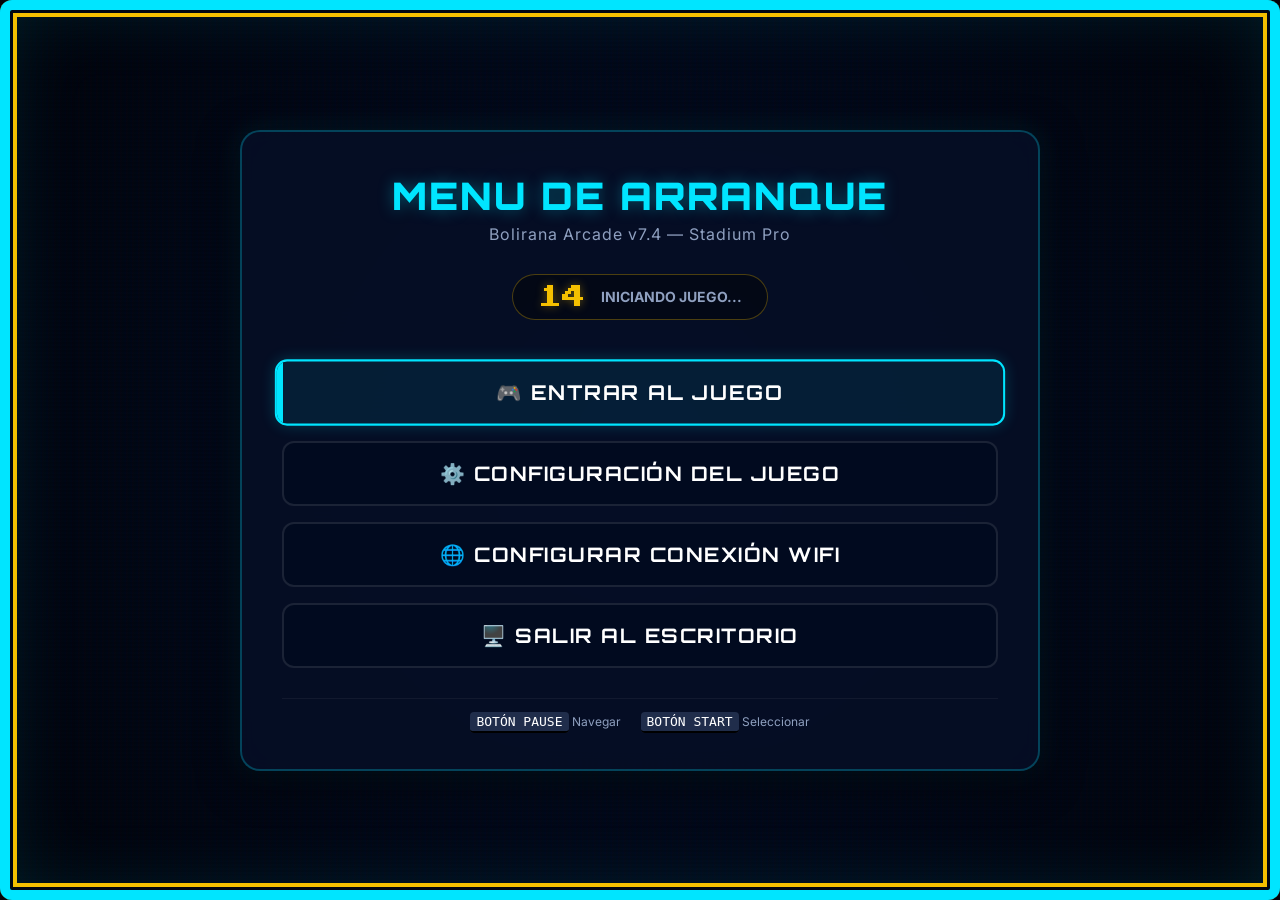
<file: backend/static/boot-menu/index.html>
<!DOCTYPE html>
<html lang="es">
<head>
  <meta charset="UTF-8">
  <meta name="viewport" content="width=device-width, initial-scale=1.0">
  <title>Menú de Arranque - Bolirana Arcade</title>
  <link rel="preconnect" href="https://fonts.googleapis.com" crossorigin>
  <link rel="preconnect" href="https://fonts.gstatic.com" crossorigin>
  <link rel="stylesheet" href="https://fonts.googleapis.com/css2?family=Orbitron:wght@400;700;900&family=Press+Start+2P&family=Inter:wght@400;600;800&display=swap">
  <style>
    :root {
      --bg: #020712;
      --bg-card: rgba(6, 15, 38, 0.85);
      --cyan: #00e5ff;
      --cyan-glow: rgba(0, 229, 255, 0.35);
      --gold: #f5c000;
      --gold-glow: rgba(245, 192, 0, 0.4);
      --text: #ffffff;
      --text-muted: #8fa0c0;
      --red: #ff2244;
      --green: #00ff88;
    }

    * {
      box-sizing: border-box;
      margin: 0;
      padding: 0;
      user-select: none;
    }

    body {
      font-family: 'Inter', sans-serif;
      background-color: var(--bg);
      color: var(--text);
      width: 100vw;
      height: 100vh;
      overflow: hidden;
      display: flex;
      align-items: center;
      justify-content: center;
      position: relative;
    }

    /* Double Neon Border */
    body::before {
      content: '';
      position: absolute;
      inset: 0;
      z-index: 999;
      pointer-events: none;
      box-shadow: 
        inset 0 0 0 10px var(--cyan),
        inset 0 0 0 13px var(--bg),
        inset 0 0 0 17px var(--gold),
        inset 0 0 80px rgba(0, 229, 255, 0.15);
      border-radius: 12px;
    }

    /* Background pattern */
    .bg-pattern {
      position: absolute;
      inset: 0;
      background: radial-gradient(circle at 50% 50%, rgba(1, 15, 45, 0.8) 0%, rgba(0, 3, 10, 0.95) 100%);
      z-index: -1;
    }
    .bg-pattern::after {
      content: '';
      position: absolute;
      inset: 0;
      background-image: linear-gradient(rgba(18, 18, 18, 0) 50%, rgba(0, 0, 0, 0.25) 50%), linear-gradient(90deg, rgba(255, 0, 0, 0.06), rgba(0, 255, 0, 0.02), rgba(0, 0, 255, 0.06));
      background-size: 100% 4px, 6px 100%;
      opacity: 0.4;
    }

    .container {
      width: 90%;
      max-width: 800px;
      background: var(--bg-card);
      border: 2px solid rgba(0, 229, 255, 0.25);
      border-radius: 20px;
      padding: 40px;
      box-shadow: 0 10px 40px rgba(0, 0, 0, 0.6), 0 0 30px rgba(0, 229, 255, 0.1);
      text-align: center;
      z-index: 10;
      backdrop-filter: blur(10px);
    }

    h1 {
      font-family: 'Orbitron', sans-serif;
      font-size: 38px;
      font-weight: 900;
      letter-spacing: 2px;
      color: var(--cyan);
      text-shadow: 0 0 15px var(--cyan-glow);
      margin-bottom: 5px;
    }

    .subtitle {
      color: var(--text-muted);
      font-size: 16px;
      margin-bottom: 30px;
      letter-spacing: 1px;
    }

    /* Countdown HUD */
    .countdown-hud {
      display: inline-flex;
      align-items: center;
      gap: 15px;
      background: rgba(0, 0, 0, 0.4);
      padding: 10px 25px;
      border-radius: 30px;
      border: 1px solid rgba(245, 192, 0, 0.3);
      margin-bottom: 40px;
    }

    .countdown-timer {
      font-family: 'Press Start 2P', monospace;
      font-size: 24px;
      color: var(--gold);
      text-shadow: 0 0 10px var(--gold-glow);
    }

    .countdown-label {
      font-size: 14px;
      font-weight: bold;
      color: var(--text-muted);
      text-transform: uppercase;
    }

    /* Menu Buttons */
    .menu-options {
      display: flex;
      flex-direction: column;
      gap: 16px;
      margin-bottom: 20px;
    }

    .btn {
      font-family: 'Orbitron', sans-serif;
      font-size: 20px;
      font-weight: 700;
      letter-spacing: 1.5px;
      color: var(--text);
      background: rgba(0, 10, 30, 0.7);
      border: 2px solid rgba(255, 255, 255, 0.1);
      border-radius: 12px;
      padding: 18px;
      cursor: pointer;
      transition: all 0.2s cubic-bezier(0.175, 0.885, 0.32, 1.275);
      display: flex;
      align-items: center;
      justify-content: center;
      gap: 15px;
      position: relative;
      overflow: hidden;
      width: 100%;
    }

    .btn::before {
      content: '';
      position: absolute;
      left: 0;
      top: 0;
      bottom: 0;
      width: 6px;
      background: var(--text);
      opacity: 0;
      transition: all 0.2s;
    }

    .btn.active {
      border-color: var(--cyan);
      background: rgba(0, 229, 255, 0.08);
      box-shadow: 0 0 15px rgba(0, 229, 255, 0.2);
      transform: scale(1.02);
    }

    .btn.active::before {
      background: var(--cyan);
      opacity: 1;
    }

    .btn:hover {
      background: rgba(0, 229, 255, 0.05);
    }

    /* WiFi View */
    .view {
      display: none;
    }
    .view.show {
      display: block;
    }

    .wifi-header {
      display: flex;
      align-items: center;
      justify-content: space-between;
      margin-bottom: 20px;
      border-bottom: 1px solid rgba(255, 255, 255, 0.1);
      padding-bottom: 15px;
    }

    .wifi-list {
      max-height: 280px;
      overflow-y: auto;
      display: flex;
      flex-direction: column;
      gap: 10px;
      margin-bottom: 20px;
      padding-right: 5px;
    }

    /* Custom Scrollbar */
    .wifi-list::-webkit-scrollbar {
      width: 8px;
    }
    .wifi-list::-webkit-scrollbar-track {
      background: rgba(0,0,0,0.2);
      border-radius: 4px;
    }
    .wifi-list::-webkit-scrollbar-thumb {
      background: var(--cyan);
      border-radius: 4px;
    }

    .wifi-item {
      display: flex;
      align-items: center;
      justify-content: space-between;
      background: rgba(0, 5, 20, 0.6);
      border: 1px solid rgba(255, 255, 255, 0.08);
      border-radius: 8px;
      padding: 14px 20px;
      cursor: pointer;
      transition: all 0.15s;
    }

    .wifi-item.active, .wifi-item:hover {
      border-color: var(--cyan);
      background: rgba(0, 229, 255, 0.05);
    }

    .wifi-name {
      font-weight: 600;
      font-size: 16px;
      letter-spacing: 0.5px;
    }

    .wifi-meta {
      display: flex;
      align-items: center;
      gap: 12px;
      color: var(--text-muted);
    }

    .wifi-signal {
      font-size: 12px;
      font-weight: bold;
      color: var(--green);
    }

    /* Modal dialog */
    .modal {
      display: none;
      position: fixed;
      inset: 0;
      background: rgba(0, 3, 10, 0.9);
      z-index: 1000;
      align-items: center;
      justify-content: center;
    }
    .modal.show {
      display: flex;
      flex-direction: column;
    }

    .modal-content {
      width: 90%;
      max-width: 500px;
      background: #06112c;
      border: 2px solid var(--gold);
      box-shadow: 0 0 30px rgba(245, 192, 0, 0.2);
      border-radius: 16px;
      padding: 30px;
      text-align: center;
    }

    .modal h3 {
      font-family: 'Orbitron', sans-serif;
      color: var(--gold);
      margin-bottom: 10px;
      font-size: 24px;
    }

    .input-field {
      width: 100%;
      background: rgba(0,0,0,0.5);
      border: 1.5px solid rgba(255, 255, 255, 0.15);
      border-radius: 8px;
      color: #fff;
      padding: 14px;
      font-size: 18px;
      margin: 15px 0;
      text-align: center;
      outline: none;
      font-family: monospace;
    }

    .input-field:focus {
      border-color: var(--cyan);
    }

    .modal-actions {
      display: flex;
      gap: 15px;
      margin-top: 15px;
    }

    .btn-modal {
      flex: 1;
      padding: 12px;
      border: none;
      border-radius: 8px;
      font-weight: bold;
      font-size: 15px;
      cursor: pointer;
      font-family: 'Orbitron', sans-serif;
    }

    .btn-cancel {
      background: rgba(255,255,255,0.1);
      color: var(--text);
    }
    .btn-confirm {
      background: var(--gold);
      color: #000;
    }

    /* Virtual Keyboard */
    .keyboard-container {
      margin-top: 20px;
      width: 100%;
      display: flex;
      flex-direction: column;
      gap: 6px;
      background: rgba(0, 0, 0, 0.4);
      padding: 10px;
      border-radius: 8px;
      border: 1px solid rgba(255, 255, 255, 0.05);
    }

    .keyboard-row {
      display: flex;
      justify-content: center;
      gap: 6px;
    }

    .key {
      flex: 1;
      height: 38px;
      background: #111a36;
      border: 1px solid rgba(255, 255, 255, 0.1);
      border-radius: 4px;
      color: #fff;
      font-size: 14px;
      font-weight: bold;
      display: flex;
      align-items: center;
      justify-content: center;
      cursor: pointer;
      user-select: none;
    }

    .key:active {
      background: var(--cyan);
      color: #000;
    }

    .key.wide {
      flex: 2;
    }
    .key.extra-wide {
      flex: 5;
      background: #192752;
    }

    /* Info overlays */
    .status-toast {
      position: fixed;
      bottom: 30px;
      left: 50%;
      transform: translateX(-50%);
      background: #00e5ff;
      color: #000;
      padding: 12px 24px;
      border-radius: 30px;
      font-weight: bold;
      box-shadow: 0 0 15px var(--cyan-glow);
      display: none;
      z-index: 1100;
    }
    
    .loading-spinner {
      border: 4px solid rgba(255,255,255,0.1);
      border-left-color: var(--cyan);
      border-radius: 50%;
      width: 40px;
      height: 40px;
      animation: spin 1s linear infinite;
      margin: 20px auto;
    }
    @keyframes spin {
      0% { transform: rotate(0deg); }
      100% { transform: rotate(360deg); }
    }

    /* Cabinet button guide */
    .cabinet-guide {
      margin-top: 30px;
      font-size: 12px;
      color: var(--text-muted);
      border-top: 1px solid rgba(255,255,255,0.05);
      padding-top: 15px;
      display: flex;
      justify-content: center;
      gap: 20px;
    }

    .keycap {
      background: #202d4b;
      color: #fff;
      padding: 2px 6px;
      border-radius: 4px;
      border-bottom: 2px solid #000;
      font-family: monospace;
      font-size: 13px;
    }
  </style>
</head>
<body>
  <div class="bg-pattern"></div>
  
  <!-- ── MAIN STARTUP MENU ── -->
  <div id="main-view" class="container view show">
    <h1>MENU DE ARRANQUE</h1>
    <p class="subtitle">Bolirana Arcade v7.4 — Stadium Pro</p>
    
    <div class="countdown-hud">
      <span class="countdown-timer" id="countdown-val">15</span>
      <span class="countdown-label">Iniciando juego...</span>
    </div>
    
    <div class="menu-options">
      <button class="btn active" id="opt-play" onclick="launchGame()">
        🎮 ENTRAR AL JUEGO
      </button>
      <button class="btn" id="opt-admin" onclick="openAdmin()">
        ⚙️ CONFIGURACIÓN DEL JUEGO
      </button>
      <button class="btn" id="opt-wifi" onclick="showWifiView()">
        🌐 CONFIGURAR CONEXIÓN WIFI
      </button>
      <button class="btn" id="opt-exit" onclick="exitKiosk()">
        🖥️ SALIR AL ESCRITORIO
      </button>
    </div>
    
    <div class="cabinet-guide">
      <span><span class="keycap">BOTÓN PAUSE</span> Navegar</span>
      <span><span class="keycap">BOTÓN START</span> Seleccionar</span>
    </div>
  </div>

  <!-- ── WIFI CONFIGURATION VIEW ── -->
  <div id="wifi-view" class="container view">
    <div class="wifi-header">
      <h2 style="font-family:'Orbitron', sans-serif; color:var(--cyan)">REDES WIFI DISPONIBLES</h2>
      <div style="display:flex; gap:10px;">
        <button class="btn-modal btn-cancel" style="padding:8px 16px; min-width:80px;" onclick="showMainView()">Atrás</button>
        <button class="btn-modal btn-confirm" style="padding:8px 16px; min-width:130px; background:var(--cyan); color:#000;" onclick="launchGame()">🎮 INICIAR JUEGO</button>
      </div>
    </div>
    
    <div id="wifi-loading" class="view show">
      <div class="loading-spinner"></div>
      <p style="color:var(--text-muted)">Buscando redes WiFi...</p>
    </div>
    
    <div id="wifi-list" class="wifi-list">
      <!-- Se llenará dinámicamente -->
    </div>
    
    <div class="cabinet-guide" style="margin-top: 10px;">
      <span><span class="keycap">BOTÓN PAUSE</span> Cambiar Red</span>
      <span><span class="keycap">BOTÓN START</span> Conectar</span>
    </div>
  </div>

  <!-- ── PASSWORD MODAL ── -->
  <div id="pwd-modal" class="modal">
    <div class="modal-content">
      <h3 id="pwd-ssid-title">Red WiFi</h3>
      <p style="color:var(--text-muted); font-size:14px;">Ingresa la contraseña de seguridad</p>
      
      <input type="password" id="wifi-password" class="input-field" placeholder="Contraseña..." readonly>
      
      <!-- Virtual Keyboard -->
      <div class="keyboard-container" id="v-keyboard">
        <!-- Renglón 1 -->
        <div class="keyboard-row">
          <div class="key" onclick="keyPress('1')">1</div>
          <div class="key" onclick="keyPress('2')">2</div>
          <div class="key" onclick="keyPress('3')">3</div>
          <div class="key" onclick="keyPress('4')">4</div>
          <div class="key" onclick="keyPress('5')">5</div>
          <div class="key" onclick="keyPress('6')">6</div>
          <div class="key" onclick="keyPress('7')">7</div>
          <div class="key" onclick="keyPress('8')">8</div>
          <div class="key" onclick="keyPress('9')">9</div>
          <div class="key" onclick="keyPress('0')">0</div>
        </div>
        <!-- Renglón 2 -->
        <div class="keyboard-row">
          <div class="key" onclick="keyPress('Q')">Q</div>
          <div class="key" onclick="keyPress('W')">W</div>
          <div class="key" onclick="keyPress('E')">E</div>
          <div class="key" onclick="keyPress('R')">R</div>
          <div class="key" onclick="keyPress('T')">T</div>
          <div class="key" onclick="keyPress('Y')">Y</div>
          <div class="key" onclick="keyPress('U')">U</div>
          <div class="key" onclick="keyPress('I')">I</div>
          <div class="key" onclick="keyPress('O')">O</div>
          <div class="key" onclick="keyPress('P')">P</div>
        </div>
        <!-- Renglón 3 -->
        <div class="keyboard-row">
          <div class="key" onclick="keyPress('A')">A</div>
          <div class="key" onclick="keyPress('S')">S</div>
          <div class="key" onclick="keyPress('D')">D</div>
          <div class="key" onclick="keyPress('F')">F</div>
          <div class="key" onclick="keyPress('G')">G</div>
          <div class="key" onclick="keyPress('H')">H</div>
          <div class="key" onclick="keyPress('J')">J</div>
          <div class="key" onclick="keyPress('K')">K</div>
          <div class="key" onclick="keyPress('L')">L</div>
          <div class="key" onclick="keyPress('_')">_</div>
        </div>
        <!-- Renglón 4 -->
        <div class="keyboard-row">
          <div class="key" onclick="keyPress('Z')">Z</div>
          <div class="key" onclick="keyPress('X')">X</div>
          <div class="key" onclick="keyPress('C')">C</div>
          <div class="key" onclick="keyPress('V')">V</div>
          <div class="key" onclick="keyPress('B')">B</div>
          <div class="key" onclick="keyPress('N')">N</div>
          <div class="key" onclick="keyPress('M')">M</div>
          <div class="key" onclick="keyPress('-')">-</div>
          <div class="key wide" onclick="keyPress('BACKSPACE')">⌫</div>
        </div>
        <!-- Renglón 5 (Espacio y Shift/case) -->
        <div class="keyboard-row">
          <div class="key wide" id="key-shift" onclick="toggleKeyboardCase()">MAYUS</div>
          <div class="key extra-wide" onclick="keyPress(' ')">ESPACIO</div>
          <div class="key wide" onclick="keyPress('CLEAR')">Limpiar</div>
        </div>
      </div>
      
      <div class="modal-actions">
        <button class="btn-modal btn-cancel" onclick="closePasswordModal()">Cancelar</button>
        <button class="btn-modal btn-confirm" id="btn-wifi-connect-submit" onclick="connectToSelectedWifi()">CONECTAR</button>
      </div>
    </div>
  </div>

  <div id="toast" class="status-toast">Mensaje de estado</div>

  <script>
    let countdownVal = 15;
    let countdownInterval = null;
    let activeIndex = 0;
    let activeView = "main"; // "main", "wifi", "password"
    let wifiNetworks = [];
    let selectedSsid = "";
    let isUppercase = true;
    let ws = null;

    // Elementos del DOM
    const countdownValEl = document.getElementById("countdown-val");
    const mainViewEl = document.getElementById("main-view");
    const wifiViewEl = document.getElementById("wifi-view");
    const pwdModalEl = document.getElementById("pwd-modal");
    const wifiPasswordInput = document.getElementById("wifi-password");
    const toastEl = document.getElementById("toast");

    // Iniciar Cuenta Regresiva
    function startCountdown() {
      countdownVal = 15;
      countdownValEl.textContent = countdownVal;
      countdownInterval = setInterval(() => {
        countdownVal--;
        countdownValEl.textContent = countdownVal;
        if (countdownVal <= 0) {
          launchGame();
        }
      }, 1000);
    }

    function stopCountdown() {
      if (countdownInterval) {
        clearInterval(countdownInterval);
        countdownInterval = null;
      }
    }

    // Vistas
    function showMainView() {
      stopCountdown();
      startCountdown();
      activeView = "main";
      mainViewEl.classList.add("show");
      wifiViewEl.classList.remove("show");
      pwdModalEl.classList.remove("show");
      updateSelectionVisuals();
    }

    function showWifiView() {
      stopCountdown();
      activeView = "wifi";
      mainViewEl.classList.remove("show");
      wifiViewEl.classList.add("show");
      pwdModalEl.classList.remove("show");
      scanWifiNetworks();
    }

    function showPasswordModal(ssid) {
      activeView = "password";
      selectedSsid = ssid;
      document.getElementById("pwd-ssid-title").textContent = ssid;
      wifiPasswordInput.value = "";
      pwdModalEl.classList.add("show");
    }

    function closePasswordModal() {
      pwdModalEl.classList.remove("show");
      activeView = "wifi";
    }

    // Acciones de los botones
    function launchGame() {
      stopCountdown();
      window.location.href = "/display/";
    }

    function openAdmin() {
      stopCountdown();
      window.location.href = "/admin/";
    }

    function exitKiosk() {
      stopCountdown();
      showToast("Cerrando navegador, regresando al escritorio...");
      fetch("/api/system/exit-kiosk", { method: "POST" })
        .then(res => res.json())
        .then(data => {
          if (!data.success) showToast("Error al salir: " + data.message);
        })
        .catch(err => showToast("Error de conexión con el backend."));
    }

    // Escaneo de redes WiFi
    function scanWifiNetworks() {
      const loadingEl = document.getElementById("wifi-loading");
      const listEl = document.getElementById("wifi-list");
      
      loadingEl.classList.add("show");
      listEl.innerHTML = "";
      
      fetch("/api/system/wifi/list")
        .then(res => res.json())
        .then(networks => {
          loadingEl.classList.remove("show");
          wifiNetworks = networks;
          
          if (networks.length === 0) {
            listEl.innerHTML = '<p style="color:var(--text-muted); margin: 20px;">No se encontraron redes WiFi.</p>';
            return;
          }
          
          networks.forEach((net, idx) => {
            const item = document.createElement("div");
            item.className = "wifi-item" + (idx === 0 ? " active" : "");
            item.id = `wifi-item-${idx}`;
            item.onclick = () => showPasswordModal(net.ssid);
            
            item.innerHTML = `
              <span class="wifi-name">${net.ssid}</span>
              <div class="wifi-meta">
                <span class="wifi-signal">${net.signal}%</span>
                <span>${net.secured ? "🔒" : "🔓"}</span>
              </div>
            `;
            listEl.appendChild(item);
          });
          
          activeIndex = 0;
          activeView = "wifi";
        })
        .catch(err => {
          loadingEl.classList.remove("show");
          listEl.innerHTML = '<p style="color:var(--red); margin: 20px;">Fallo al escanear redes WiFi.</p>';
        });
    }

    // Conectar a WiFi seleccionado
    function connectToSelectedWifi() {
      const password = wifiPasswordInput.value;
      const connectBtn = document.getElementById("btn-wifi-connect-submit");
      
      connectBtn.disabled = true;
      connectBtn.textContent = "CONECTANDO...";
      showToast(`Conectando a ${selectedSsid}...`);

      fetch("/api/system/wifi/connect", {
        method: "POST",
        headers: { "Content-Type": "application/json" },
        body: JSON.stringify({ ssid: selectedSsid, password })
      })
      .then(res => res.json())
      .then(data => {
        connectBtn.disabled = false;
        connectBtn.textContent = "CONECTAR";
        
        if (data.success) {
          showToast("¡CONECTADO CON ÉXITO!");
          setTimeout(() => {
            closePasswordModal();
            launchGame(); // Ir al juego una vez conectados
          }, 2000);
        } else {
          showToast(data.message || "Error al conectar.");
        }
      })
      .catch(err => {
        connectBtn.disabled = false;
        connectBtn.textContent = "CONECTAR";
        showToast("Error de comunicación.");
      });
    }

    // Navegación por Teclas Físicas de la Arcade
    function handleCabinetButton(buttonId) {
      if (activeView === "main") {
        const btns = [
          document.getElementById("opt-play"),
          document.getElementById("opt-admin"),
          document.getElementById("opt-wifi"),
          document.getElementById("opt-exit")
        ];
        
        if (buttonId === "pause") {
          // Cambiar foco
          stopCountdown(); // Parar la cuenta regresiva si el usuario navega
          btns[activeIndex].classList.remove("active");
          activeIndex = (activeIndex + 1) % btns.length;
          btns[activeIndex].classList.add("active");
        } else if (buttonId === "start") {
          // Confirmar / Hacer clic
          btns[activeIndex].click();
        }
      } 
      else if (activeView === "wifi") {
        if (wifiNetworks.length === 0) return;
        
        if (buttonId === "pause") {
          // Cambiar selección de red
          const oldItem = document.getElementById(`wifi-item-${activeIndex}`);
          if (oldItem) oldItem.classList.remove("active");
          
          activeIndex = (activeIndex + 1) % wifiNetworks.length;
          
          const newItem = document.getElementById(`wifi-item-${activeIndex}`);
          if (newItem) {
            newItem.classList.add("active");
            newItem.scrollIntoView({ block: "nearest" });
          }
        } 
        else if (buttonId === "start") {
          // Seleccionar red actual
          const net = wifiNetworks[activeIndex];
          if (net) {
            showPasswordModal(net.ssid);
          }
        }
      }
    }

    function updateSelectionVisuals() {
      if (activeView === "main") {
        const btns = [
          document.getElementById("opt-play"),
          document.getElementById("opt-admin"),
          document.getElementById("opt-wifi"),
          document.getElementById("opt-exit")
        ];
        btns.forEach((b, idx) => {
          if (idx === activeIndex) b.classList.add("active");
          else b.classList.remove("active");
        });
      }
    }

    // Teclado en Pantalla Virtual
    function keyPress(char) {
      if (char === 'BACKSPACE') {
        wifiPasswordInput.value = wifiPasswordInput.value.slice(0, -1);
      } else if (char === 'CLEAR') {
        wifiPasswordInput.value = "";
      } else {
        wifiPasswordInput.value += char;
      }
    }

    function toggleKeyboardCase() {
      isUppercase = !isUppercase;
      const keys = document.querySelectorAll("#v-keyboard .key");
      const shiftBtn = document.getElementById("key-shift");
      
      shiftBtn.textContent = isUppercase ? "MAYUS" : "minus";
      
      keys.forEach(k => {
        const text = k.textContent;
        // Solo cambiar letras de un carácter
        if (text.length === 1 && text.match(/[A-Za-z]/)) {
          k.textContent = isUppercase ? text.toUpperCase() : text.toLowerCase();
          k.setAttribute("onclick", `keyPress('${isUppercase ? text.toUpperCase() : text.toLowerCase()}')`);
        }
      });
    }

    // Toast de notificaciones
    function showToast(msg) {
      toastEl.textContent = msg;
      toastEl.style.display = "block";
      setTimeout(() => {
        toastEl.style.display = "none";
      }, 4000);
    }

    // Conexión WebSockets para recibir botones de la placa física
    function connectWS() {
      const protocol = location.protocol === "https:" ? "wss:" : "ws:";
      ws = new WebSocket(`${protocol}//${location.host}/ws/display`);

      ws.onopen = () => console.log("WebSocket del Menú de Arranque conectado.");
      
      ws.onclose = () => {
        console.warn("WebSocket cerrado, reconectando...");
        setTimeout(connectWS, 2000);
      };

      ws.onmessage = ({ data }) => {
        try {
          const msg = JSON.parse(data);
          // Escuchar el evento de botón físico propagado por main.py
          if (msg.type === "physical_button") {
            handleCabinetButton(msg.button_id);
          }
        } catch(e) {
          console.error("WS error parseando mensaje", e);
        }
      };
    }

    // Soporte para teclado físico en desarrollo local (Flechas y Enter / Esc)
    window.addEventListener("keydown", (e) => {
      if (activeView === "main" || activeView === "wifi") {
        if (e.key === "ArrowDown" || e.key === "Tab") {
          e.preventDefault();
          handleCabinetButton("pause");
        } else if (e.key === "Enter") {
          e.preventDefault();
          handleCabinetButton("start");
        } else if (e.key === "Escape" && activeView === "wifi") {
          showMainView();
        }
      }
    });

    // Inicialización al cargar la página
    document.addEventListener("DOMContentLoaded", () => {
      startCountdown();
      connectWS();
      updateSelectionVisuals();
    });
  </script>
</body>
</html>
</file>
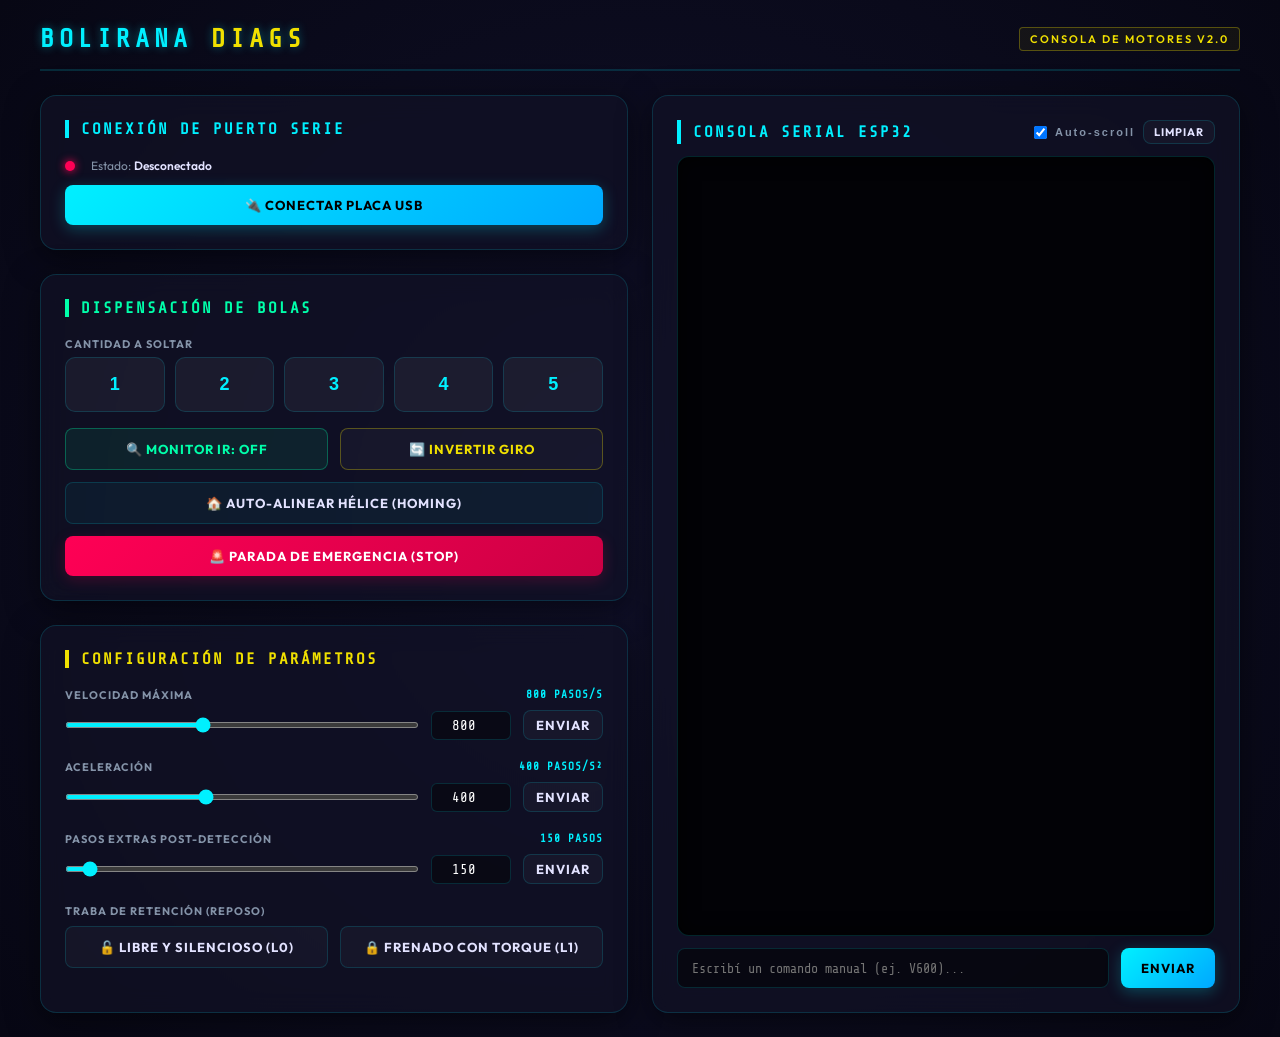
<file: diagnostics_stepper.html>
<!DOCTYPE html>
<html lang="es">
<head>
  <meta charset="UTF-8">
  <meta name="viewport" content="width=device-width, initial-scale=1.0">
  <title>Futsapo - Panel de Diagnóstico de Motores</title>
  <link rel="preconnect" href="https://fonts.googleapis.com">
  <link rel="preconnect" href="https://fonts.gstatic.com" crossorigin>
  <link href="https://fonts.googleapis.com/css2?family=Outfit:wght@300;400;600;800&family=Share+Tech+Mono&display=swap" rel="stylesheet">
  <style>
    * {
      box-sizing: border-box;
      margin: 0;
      padding: 0;
    }
    :root {
      --bg: #070714;
      --card: rgba(18, 18, 38, 0.7);
      --border: rgba(0, 240, 255, 0.15);
      --border-focus: rgba(0, 240, 255, 0.6);
      --neon-cyan: #00f0ff;
      --neon-gold: #f0e000;
      --neon-green: #00ffaa;
      --neon-red: #ff0055;
      --text: #e2e2ff;
      --muted: #8493a8;
      --terminal-bg: #020206;
    }
    body {
      font-family: 'Outfit', sans-serif;
      background: radial-gradient(circle at 50% 50%, #11112b 0%, var(--bg) 100%);
      color: var(--text);
      min-height: 100vh;
      display: flex;
      flex-direction: column;
      overflow-x: hidden;
      padding: 24px;
    }
    header {
      max-width: 1200px;
      width: 100%;
      margin: 0 auto 24px auto;
      display: flex;
      align-items: center;
      justify-content: space-between;
      border-bottom: 2px solid var(--border);
      padding-bottom: 16px;
    }
    .logo {
      font-family: 'Share Tech Mono', monospace;
      font-size: 26px;
      font-weight: 800;
      color: var(--neon-cyan);
      letter-spacing: 5px;
      text-shadow: 0 0 10px rgba(0, 240, 255, 0.4);
    }
    .logo span {
      color: var(--neon-gold);
    }
    .badge {
      font-size: 11px;
      color: var(--neon-gold);
      letter-spacing: 2px;
      border: 1px solid rgba(240, 224, 0, 0.3);
      padding: 4px 10px;
      border-radius: 4px;
      font-weight: 600;
      text-transform: uppercase;
      background: rgba(240, 224, 0, 0.05);
    }
    main {
      max-width: 1200px;
      width: 100%;
      margin: 0 auto;
      display: grid;
      grid-template-columns: 1fr 1fr;
      gap: 24px;
      flex-grow: 1;
    }
    @media (max-width: 900px) {
      main {
        grid-template-columns: 1fr;
      }
    }
    .col-left, .col-right {
      display: flex;
      flex-direction: column;
      gap: 24px;
    }
    .card {
      background: var(--card);
      backdrop-filter: blur(12px);
      -webkit-backdrop-filter: blur(12px);
      border: 1px solid var(--border);
      border-radius: 16px;
      padding: 24px;
      box-shadow: 0 8px 32px rgba(0, 0, 0, 0.5);
      transition: all 0.3s ease;
    }
    .card:hover {
      border-color: rgba(0, 240, 255, 0.3);
      box-shadow: 0 8px 32px rgba(0, 240, 255, 0.05);
    }
    .card-title {
      font-family: 'Share Tech Mono', monospace;
      font-size: 16px;
      font-weight: 800;
      letter-spacing: 2px;
      color: var(--neon-gold);
      margin-bottom: 20px;
      text-transform: uppercase;
      border-left: 4px solid var(--neon-gold);
      padding-left: 12px;
      display: flex;
      justify-content: space-between;
      align-items: center;
    }
    .card-title.cyan {
      color: var(--neon-cyan);
      border-left-color: var(--neon-cyan);
    }
    .card-title.green {
      color: var(--neon-green);
      border-left-color: var(--neon-green);
    }
    .btn {
      font-family: 'Outfit', sans-serif;
      padding: 12px 20px;
      border: 1px solid var(--border);
      border-radius: 8px;
      font-size: 13px;
      font-weight: 700;
      cursor: pointer;
      letter-spacing: 1px;
      text-transform: uppercase;
      transition: all 0.2s cubic-bezier(0.4, 0, 0.2, 1);
      display: inline-flex;
      align-items: center;
      justify-content: center;
      gap: 8px;
      background: rgba(255, 255, 255, 0.03);
      color: var(--text);
    }
    .btn:hover {
      background: rgba(0, 240, 255, 0.1);
      border-color: var(--neon-cyan);
      color: #fff;
      transform: translateY(-2px);
      box-shadow: 0 4px 15px rgba(0, 240, 255, 0.2);
    }
    .btn:active {
      transform: translateY(0);
    }
    .btn-primary {
      background: linear-gradient(135deg, var(--neon-cyan) 0%, #00a8ff 100%);
      color: #000;
      border: none;
      box-shadow: 0 4px 15px rgba(0, 240, 255, 0.25);
    }
    .btn-primary:hover {
      background: linear-gradient(135deg, #00f0ff 0%, #00c0ff 100%);
      color: #000;
      box-shadow: 0 6px 20px rgba(0, 240, 255, 0.45);
    }
    .btn-danger {
      background: linear-gradient(135deg, var(--neon-red) 0%, #cc0044 100%);
      color: #fff;
      border: none;
      box-shadow: 0 4px 15px rgba(255, 0, 85, 0.2);
    }
    .btn-danger:hover {
      box-shadow: 0 6px 20px rgba(255, 0, 85, 0.4);
      background: linear-gradient(135deg, #ff1a66 0%, #cc0044 100%);
    }
    .btn-success {
      background: rgba(0, 255, 170, 0.08);
      border-color: rgba(0, 255, 170, 0.3);
      color: var(--neon-green);
    }
    .btn-success:hover {
      background: var(--neon-green);
      color: #000;
      border-color: var(--neon-green);
      box-shadow: 0 4px 15px rgba(0, 255, 170, 0.3);
    }
    .btn-success.active {
      background: var(--neon-green);
      color: #000;
      border-color: var(--neon-green);
      box-shadow: 0 0 15px var(--neon-green);
    }
    .grid-balls {
      display: grid;
      grid-template-columns: repeat(5, 1fr);
      gap: 10px;
      margin-bottom: 16px;
    }
    .btn-ball {
      font-size: 18px;
      padding: 16px 0;
      background: rgba(255, 255, 255, 0.05);
      border: 1px solid var(--border);
      border-radius: 10px;
      font-weight: 800;
      cursor: pointer;
      color: var(--neon-cyan);
      transition: all 0.2s;
    }
    .btn-ball:hover {
      background: var(--neon-cyan);
      color: #000;
      transform: scale(1.05);
      box-shadow: 0 0 15px rgba(0, 240, 255, 0.4);
    }
    .grid-actions {
      display: grid;
      grid-template-columns: 1fr 1fr;
      gap: 12px;
    }
    .control-group {
      margin-bottom: 20px;
      display: flex;
      flex-direction: column;
      gap: 8px;
    }
    .control-label {
      font-size: 11px;
      font-weight: 700;
      color: var(--muted);
      text-transform: uppercase;
      letter-spacing: 1px;
      display: flex;
      justify-content: space-between;
    }
    .control-label span {
      color: var(--neon-cyan);
      font-family: 'Share Tech Mono', monospace;
    }
    .slider-row {
      display: flex;
      align-items: center;
      gap: 12px;
    }
    input[type=range] {
      flex-grow: 1;
      height: 6px;
      border-radius: 3px;
      background: rgba(255, 255, 255, 0.1);
      outline: none;
      cursor: pointer;
      accent-color: var(--neon-cyan);
    }
    .input-num {
      width: 80px;
      background: rgba(0, 0, 0, 0.4);
      border: 1px solid var(--border);
      border-radius: 6px;
      color: #fff;
      padding: 6px 10px;
      font-family: 'Share Tech Mono', monospace;
      font-size: 14px;
      text-align: center;
      outline: none;
    }
    .input-num:focus {
      border-color: var(--neon-cyan);
    }
    .terminal {
      background: var(--terminal-bg);
      border: 1px solid var(--border);
      border-radius: 12px;
      padding: 16px;
      font-family: 'Share Tech Mono', monospace;
      font-size: 13px;
      color: var(--neon-green);
      overflow-y: auto;
      height: 400px;
      white-space: pre-wrap;
      box-shadow: inset 0 0 20px rgba(0, 0, 0, 0.9);
      flex-grow: 1;
      scrollbar-width: thin;
    }
    .terminal div {
      line-height: 1.5;
    }
    .terminal-input-row {
      display: flex;
      gap: 12px;
      margin-top: 12px;
    }
    .terminal-input {
      flex-grow: 1;
      background: rgba(0, 0, 0, 0.5);
      border: 1px solid var(--border);
      border-radius: 8px;
      color: #fff;
      padding: 10px 14px;
      font-family: 'Share Tech Mono', monospace;
      outline: none;
    }
    .terminal-input:focus {
      border-color: var(--neon-cyan);
      box-shadow: 0 0 8px rgba(0, 240, 255, 0.25);
    }
    .info-bar {
      display: flex;
      gap: 16px;
      margin-bottom: 12px;
      font-size: 12px;
      color: var(--muted);
      align-items: center;
    }
    .status-dot {
      width: 10px;
      height: 10px;
      border-radius: 50%;
      background: var(--neon-red);
      box-shadow: 0 0 8px var(--neon-red);
      display: inline-block;
      transition: all 0.3s;
    }
    .status-dot.connected {
      background: var(--neon-green);
      box-shadow: 0 0 8px var(--neon-green);
    }
    .status-text {
      font-weight: 600;
      color: var(--text);
    }
    .webserial-warning {
      background: rgba(255, 0, 85, 0.1);
      border: 1px solid rgba(255, 0, 85, 0.3);
      border-radius: 12px;
      padding: 16px;
      margin-bottom: 24px;
      display: none;
      color: #ff99bb;
      font-size: 13.5px;
      line-height: 1.5;
    }
  </style>
</head>
<body>

  <header>
    <div class="logo">BOLIRANA <span>DIAGS</span></div>
    <div class="badge">Consola de Motores v2.0</div>
  </header>

  <div class="webserial-warning" id="browser-warning">
    <strong>⚠️ Navegador no compatible:</strong> Tu navegador actual no soporta la API Web Serial. 
    Por favor, abrí este archivo usando <strong>Google Chrome</strong> o <strong>Microsoft Edge</strong> para poder conectarte directamente a la placa ESP32 por USB.
  </div>

  <main>
    <div class="col-left">
      <!-- CONEXIÓN DEL PUERTO -->
      <div class="card">
        <div class="card-title cyan">Conexión de Puerto Serie</div>
        <div class="info-bar">
          <span class="status-dot" id="status-dot"></span>
          <span>Estado: <span class="status-text" id="status-text">Desconectado</span></span>
        </div>
        <div style="display: flex; gap: 12px;">
          <button class="btn btn-primary" id="btn-connect" onclick="toggleConnect()" style="flex-grow: 1;">
            🔌 Conectar Placa USB
          </button>
        </div>
      </div>

      <!-- PANEL DE DISPENSACIÓN -->
      <div class="card">
        <div class="card-title green">Dispensación de Bolas</div>
        
        <label class="control-label" style="margin-bottom: 6px;">Cantidad a soltar</label>
        <div class="grid-balls">
          <button class="btn-ball" onclick="sendBallCmd(1)">1</button>
          <button class="btn-ball" onclick="sendBallCmd(2)">2</button>
          <button class="btn-ball" onclick="sendBallCmd(3)">3</button>
          <button class="btn-ball" onclick="sendBallCmd(4)">4</button>
          <button class="btn-ball" onclick="sendBallCmd(5)">5</button>
        </div>

        <div class="grid-actions">
          <button class="btn btn-success" id="btn-monitor-ir" onclick="sendCustom('T')">
            🔍 Monitor IR: OFF
          </button>
          <button class="btn" onclick="sendCustom('I')" style="color: var(--neon-gold); border-color: rgba(240, 224, 0, 0.3);">
            🔄 Invertir Giro
          </button>
          <button class="btn" onclick="sendCustom('H')" style="grid-column: span 2; background: rgba(0,240,255,0.05);">
            🏠 Auto-Alinear Hélice (Homing)
          </button>
          <button class="btn btn-danger" onclick="sendCustom('S')" style="grid-column: span 2;">
            🚨 Parada de Emergencia (STOP)
          </button>
        </div>
      </div>

      <!-- CONFIGURACIÓN DE PARÁMETROS -->
      <div class="card">
        <div class="card-title">Configuración de Parámetros</div>

        <!-- Velocidad (V) -->
        <div class="control-group">
          <div class="control-label">Velocidad Máxima <span id="lbl-speed">800 pasos/s</span></div>
          <div class="slider-row">
            <input type="range" id="sld-speed" min="50" max="2000" value="800" oninput="updateVal('speed', this.value)">
            <input type="number" id="num-speed" class="input-num" min="50" max="2000" value="800" onchange="updateVal('speed', this.value)">
            <button class="btn" onclick="sendParam('V', 'speed')" style="padding: 6px 12px;">Enviar</button>
          </div>
        </div>

        <!-- Aceleración (A) -->
        <div class="control-group">
          <div class="control-label">Aceleración <span id="lbl-accel">400 pasos/s²</span></div>
          <div class="slider-row">
            <input type="range" id="sld-accel" min="10" max="1000" value="400" oninput="updateVal('accel', this.value)">
            <input type="number" id="num-accel" class="input-num" min="10" max="1000" value="400" onchange="updateVal('accel', this.value)">
            <button class="btn" onclick="sendParam('A', 'accel')" style="padding: 6px 12px;">Enviar</button>
          </div>
        </div>

        <!-- Pasos Extras (P) -->
        <div class="control-group">
          <div class="control-label">Pasos Extras Post-Detección <span id="lbl-steps">150 pasos</span></div>
          <div class="slider-row">
            <input type="range" id="sld-steps" min="0" max="3000" value="150" oninput="updateVal('steps', this.value)">
            <input type="number" id="num-steps" class="input-num" min="0" max="3000" value="150" onchange="updateVal('steps', this.value)">
            <button class="btn" onclick="sendParam('P', 'steps')" style="padding: 6px 12px;">Enviar</button>
          </div>
        </div>

        <!-- Traba en Reposo (L) -->
        <div class="control-group">
          <div class="control-label">Traba de Retención (Reposo)</div>
          <div style="display: flex; gap: 12px;">
            <button class="btn" id="btn-lock-off" onclick="sendLock(0)" style="flex: 1;" class="active">🔓 Libre y Silencioso (L0)</button>
            <button class="btn" id="btn-lock-on" onclick="sendLock(1)" style="flex: 1;">🔒 Frenado con Torque (L1)</button>
          </div>
        </div>
      </div>
    </div>

    <!-- TERMINAL DE MONITORIZACIÓN -->
    <div class="col-right" style="height: 100%;">
      <div class="card" style="display: flex; flex-direction: column; height: 100%; flex-grow: 1;">
        <div class="card-title cyan" style="margin-bottom: 12px;">
          Consola Serial ESP32
          <div style="display: flex; gap: 8px; align-items: center;">
            <input type="checkbox" id="chk-autoscroll" checked style="width: auto; cursor: pointer;">
            <span style="font-size: 11px; color: var(--muted); font-family: sans-serif; text-transform: none; user-select: none;">Auto-scroll</span>
            <button class="btn" onclick="clearTerminal()" style="padding: 4px 10px; font-size: 11px;">Limpiar</button>
          </div>
        </div>
        
        <div class="terminal" id="terminal-screen"></div>

        <div class="terminal-input-row">
          <input type="text" id="term-input" class="terminal-input" placeholder="Escribí un comando manual (ej. V600)..." onkeydown="handleTermEnter(event)">
          <button class="btn btn-primary" onclick="sendManualTerm()">Enviar</button>
        </div>
      </div>
    </div>
  </main>

  <script>
    // Validar compatibilidad del navegador
    if (!('serial' in navigator)) {
      document.getElementById('browser-warning').style.display = 'block';
      document.getElementById('btn-connect').disabled = true;
    }

    let port = null;
    let reader = null;
    let writer = null;
    let keepReading = true;
    let irMonitorActive = false;

    // Actualizar campos sincronizados (Sliders & Números)
    function updateVal(type, val) {
      document.getElementById(`sld-${type}`).value = val;
      document.getElementById(`num-${type}`).value = val;
      
      let unit = "pasos";
      if (type === 'speed') unit = "pasos/s";
      else if (type === 'accel') unit = "pasos/s²";
      
      document.getElementById(`lbl-${type}`).textContent = `${val} ${unit}`;
    }

    // Cambiar estado de conexión
    async function toggleConnect() {
      if (port) {
        // Desconectar
        keepReading = false;
        if (reader) {
          await reader.cancel();
        }
        if (writer) {
          writer.releaseLock();
        }
        await port.close();
        port = null;
        reader = null;
        writer = null;
        
        document.getElementById("btn-connect").innerHTML = "🔌 Conectar Placa USB";
        document.getElementById("btn-connect").className = "btn btn-primary";
        document.getElementById("status-dot").className = "status-dot";
        document.getElementById("status-text").textContent = "Desconectado";
        appendLog("\n[SYSTEM] Puerto serie desconectado.\n", "system");
      } else {
        // Conectar
        try {
          port = await navigator.serial.requestPort();
          await port.open({ baudRate: 115200 });
          
          keepReading = true;
          
          const textDecoder = new TextDecoderStream();
          port.readable.pipeTo(textDecoder.writable);
          reader = textDecoder.readable.getReader();
          
          const textEncoder = new TextEncoderStream();
          textEncoder.readable.pipeTo(port.writable);
          writer = textEncoder.writable.getWriter();
          
          document.getElementById("btn-connect").innerHTML = "🔌 Desconectar Puerto";
          document.getElementById("btn-connect").className = "btn btn-danger";
          document.getElementById("status-dot").className = "status-dot connected";
          document.getElementById("status-text").textContent = "Conectado";
          appendLog("[SYSTEM] Puerto serie abierto correctamente a 115200 baudios.\n", "system");
          
          // Iniciar bucle de lectura
          readLoop();
        } catch (e) {
          console.error(e);
          appendLog(`[ERROR] No se pudo abrir el puerto: ${e.message}\n`, "error");
        }
      }
    }

    // Bucle de lectura de datos
    async function readLoop() {
      try {
        let buffer = "";
        while (keepReading && port && port.readable) {
          const { value, done } = await reader.read();
          if (done) break;
          
          buffer += value;
          let lines = buffer.split("\n");
          // Guardar el residuo
          buffer = lines.pop();
          
          for (let line of lines) {
            line = line.trim();
            if (line) {
              appendLog(line + "\n", "rx");
              
              // Interceptar estado del monitor IR para sincronizar el botón de la UI
              if (line.includes("Modo monitor INICIADO")) {
                irMonitorActive = true;
                const btn = document.getElementById("btn-monitor-ir");
                btn.textContent = "🔍 Monitor IR: ON";
                btn.className = "btn btn-success active";
              } 
              else if (line.includes("Modo monitor APAGADO")) {
                irMonitorActive = false;
                const btn = document.getElementById("btn-monitor-ir");
                btn.textContent = "🔍 Monitor IR: OFF";
                btn.className = "btn btn-success";
              }
            }
          }
        }
      } catch (e) {
        console.error(e);
        appendLog(`[ERROR] Excepción en lectura: ${e.message}\n`, "error");
      }
    }

    // Enviar comandos directos
    async function writeSerial(data) {
      if (!writer) {
        alert("Primero conectá el puerto serie haciendo clic en el botón de arriba.");
        return false;
      }
      try {
        await writer.write(data + "\n");
        appendLog(`[TX] ${data}\n`, "tx");
        return true;
      } catch (e) {
        console.error(e);
        appendLog(`[ERROR] No se pudo transmitir: ${e.message}\n`, "error");
        return false;
      }
    }

    // Acciones rápidas
    function sendBallCmd(count) {
      writeSerial(String(count));
    }

    // Comandos directos
    function sendCustom(cmd) {
      writeSerial(cmd);
    }

    function sendParam(cmdChar, type) {
      const val = document.getElementById(`num-${type}`).value;
      writeSerial(`${cmdChar}${val}`);
    }

    function sendLock(val) {
      writeSerial(`L${val}`);
      
      const btnOff = document.getElementById("btn-lock-off");
      const btnOn = document.getElementById("btn-lock-on");
      
      if (val === 1) {
        btnOn.style.background = "var(--neon-gold)";
        btnOn.style.color = "#000";
        btnOn.style.boxShadow = "0 0 10px var(--neon-gold)";
        
        btnOff.style.background = "";
        btnOff.style.color = "";
        btnOff.style.boxShadow = "";
      } else {
        btnOff.style.background = "var(--neon-cyan)";
        btnOff.style.color = "#000";
        btnOff.style.boxShadow = "0 0 10px var(--neon-cyan)";
        
        btnOn.style.background = "";
        btnOn.style.color = "";
        btnOn.style.boxShadow = "";
      }
    }

    // Entrada manual desde el terminal
    function handleTermEnter(e) {
      if (e.key === 'Enter') {
        sendManualTerm();
      }
    }

    function sendManualTerm() {
      const input = document.getElementById("term-input");
      const cmd = input.value.trim();
      if (cmd) {
        writeSerial(cmd);
        input.value = "";
      }
    }

    // Agregar textos a la terminal
    function appendLog(text, type) {
      const screen = document.getElementById("terminal-screen");
      const div = document.createElement("div");
      
      const now = new Date();
      const timeStr = now.toTimeString().split(' ')[0] + "." + String(now.getMilliseconds()).padStart(3, '0');
      
      let formattedText = `[${timeStr}] ${text}`;
      
      if (type === "system") {
        div.style.color = "var(--neon-cyan)";
        div.style.fontWeight = "bold";
      } else if (type === "error") {
        div.style.color = "var(--neon-red)";
        div.style.fontWeight = "bold";
      } else if (type === "tx") {
        div.style.color = "var(--neon-gold)";
      } else {
        // RX (Verificar tipos de texto recibidos del firmware para colorear)
        if (text.includes("DETECTADA") || text.includes("OBSTRUIDO")) {
          div.style.color = "#ff3366";
          div.style.fontWeight = "bold";
        } else if (text.includes("[ HOMING ]") || text.includes("[TEST]")) {
          div.style.color = "var(--neon-cyan)";
        } else if (text.includes("[ OK ]") || text.includes("[ FIN ]")) {
          div.style.color = "var(--neon-green)";
          div.style.fontWeight = "bold";
        } else {
          div.style.color = "var(--neon-green)";
        }
      }
      
      div.textContent = formattedText;
      screen.appendChild(div);
      
      // Limitar a 300 líneas
      while (screen.childNodes.length > 300) {
        screen.removeChild(screen.firstChild);
      }
      
      // Auto-scroll
      if (document.getElementById("chk-autoscroll").checked) {
        screen.scrollTop = screen.scrollHeight;
      }
    }

    function clearTerminal() {
      document.getElementById("terminal-screen").innerHTML = "";
    }
  </script>
</body>
</html>
</file>
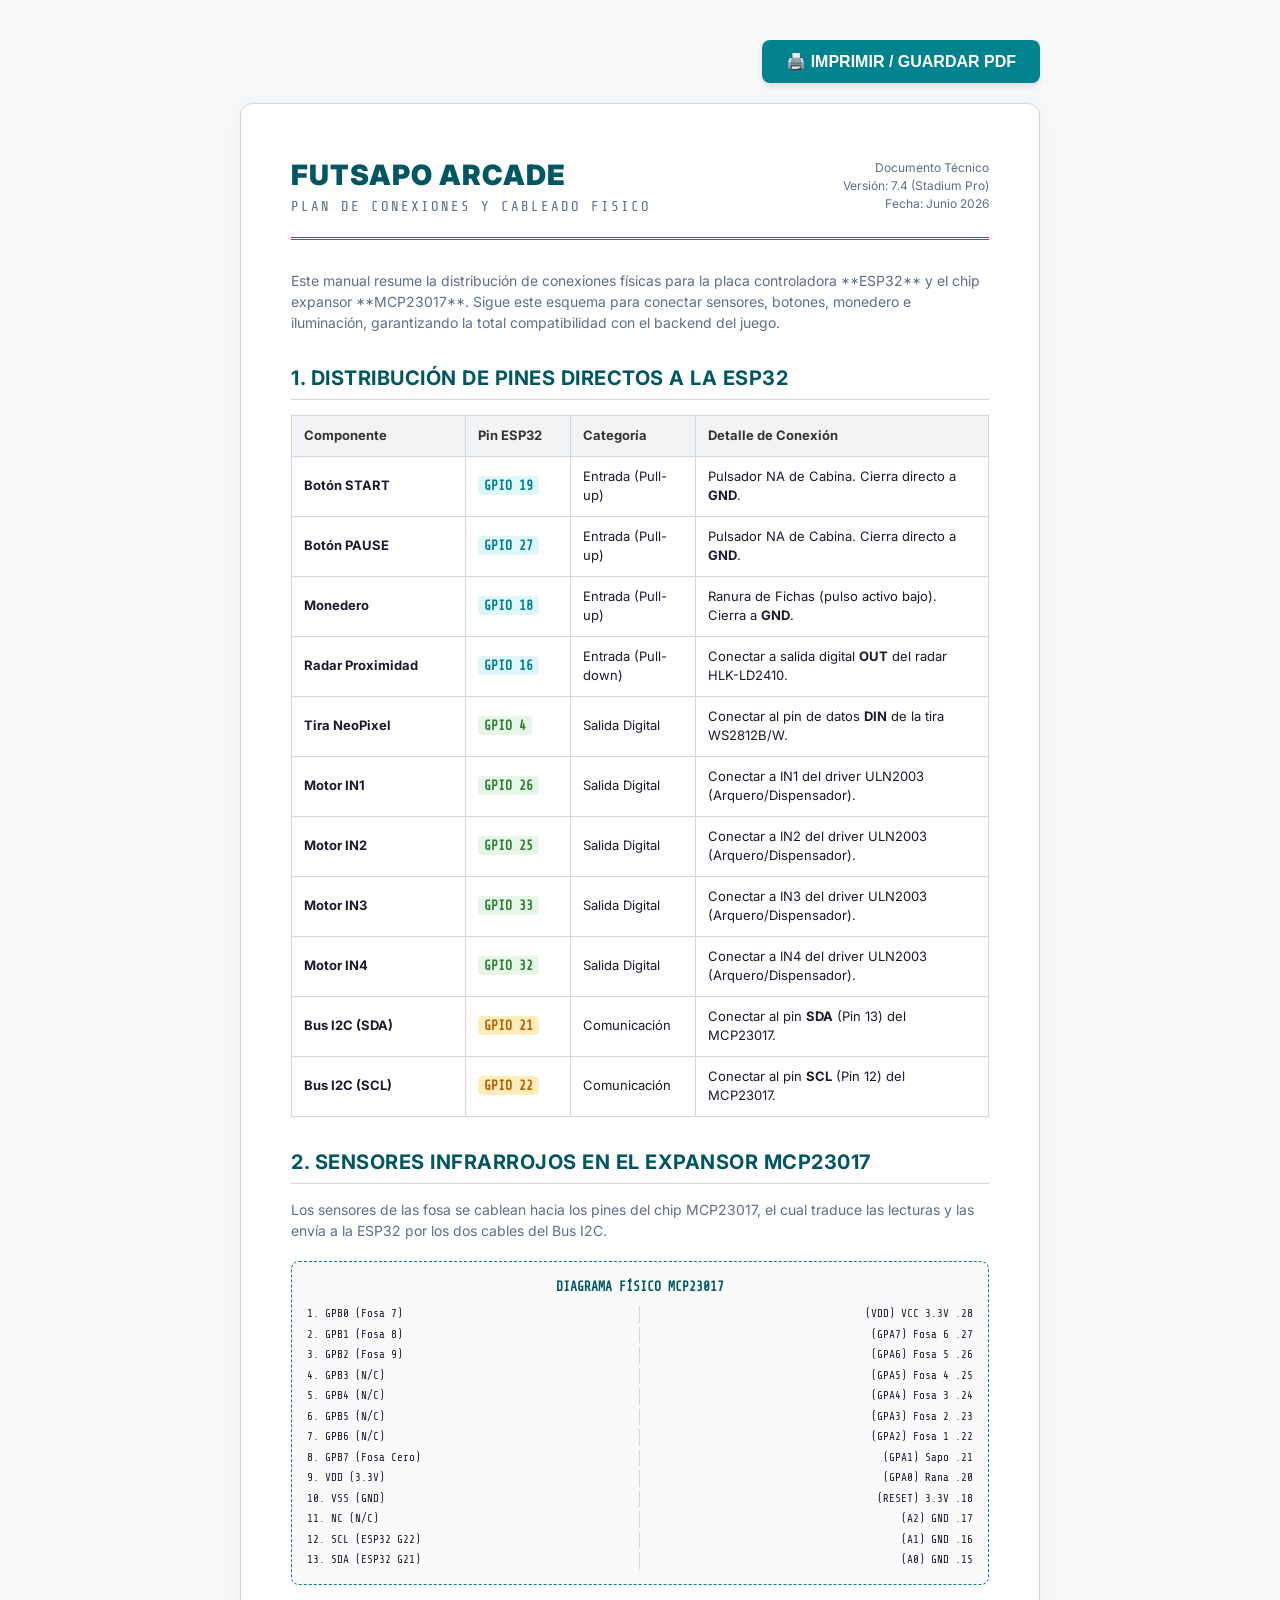
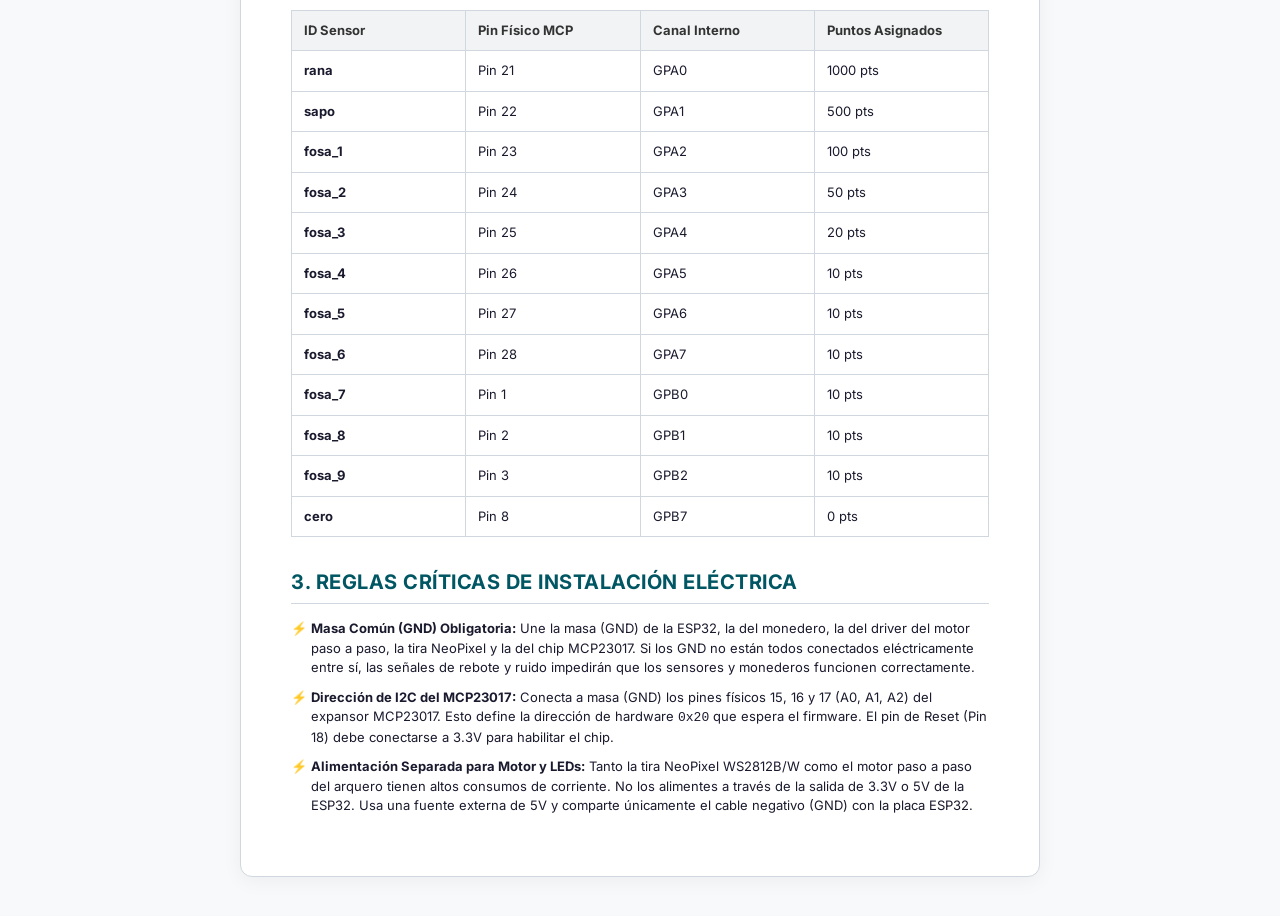
<file: backend/static/admin/wiring_manual.html>
<!DOCTYPE html>
<html lang="es">
<head>
  <meta charset="UTF-8">
  <meta name="viewport" content="width=device-width, initial-scale=1.0">
  <title>Manual de Cableado - Bolirana Arcade</title>
  <link rel="preconnect" href="https://fonts.googleapis.com">
  <link rel="preconnect" href="https://fonts.gstatic.com" crossorigin>
  <link href="https://fonts.googleapis.com/css2?family=Inter:wght@400;600;700;900&family=Share+Tech+Mono&display=swap" rel="stylesheet">
  <style>
    :root {
      --primary: #00828f;
      --primary-dark: #005662;
      --text: #1a1a2e;
      --text-muted: #5e6e8a;
      --border: #d0d7de;
      --bg: #f8f9fa;
      --card-bg: #ffffff;
      
      --color-power: #ffdddd;
      --color-gnd: #eeeeee;
      --color-i2c: #ffeebb;
      --color-input: #e0f7fa;
      --color-output: #e8f5e9;
      
      --label-power: #cc0000;
      --label-gnd: #333333;
      --label-i2c: #b25e00;
      --label-input: #007c91;
      --label-output: #2e7d32;
    }

    * {
      box-sizing: border-box;
      margin: 0;
      padding: 0;
    }

    body {
      font-family: 'Inter', sans-serif;
      background-color: var(--bg);
      color: var(--text);
      line-height: 1.5;
      padding: 40px 20px;
    }

    .no-print-area {
      max-width: 800px;
      margin: 0 auto 20px auto;
      text-align: right;
    }

    .btn-print {
      display: inline-flex;
      align-items: center;
      gap: 8px;
      background-color: var(--primary);
      color: #fff;
      border: none;
      padding: 12px 24px;
      border-radius: 8px;
      font-size: 16px;
      font-weight: bold;
      cursor: pointer;
      box-shadow: 0 4px 6px rgba(0,0,0,0.1);
      transition: background-color 0.2s;
    }

    .btn-print:hover {
      background-color: var(--primary-dark);
    }

    .page {
      max-width: 800px;
      background-color: var(--card-bg);
      margin: 0 auto;
      padding: 50px;
      border-radius: 12px;
      box-shadow: 0 4px 20px rgba(0,0,0,0.05);
      border: 1px solid var(--border);
    }

    header {
      border-bottom: 3px double var(--primary);
      padding-bottom: 20px;
      margin-bottom: 30px;
      display: flex;
      justify-content: space-between;
      align-items: center;
    }

    .logo-area h1 {
      font-family: 'Inter', sans-serif;
      font-weight: 900;
      font-size: 28px;
      color: var(--primary-dark);
      letter-spacing: 1px;
    }

    .logo-area p {
      font-family: 'Share Tech Mono', monospace;
      font-size: 14px;
      color: var(--text-muted);
      letter-spacing: 2px;
    }

    .doc-meta {
      text-align: right;
      font-size: 12px;
      color: var(--text-muted);
    }

    h2 {
      font-size: 20px;
      color: var(--primary-dark);
      margin-top: 30px;
      margin-bottom: 15px;
      border-bottom: 1px solid var(--border);
      padding-bottom: 6px;
      text-transform: uppercase;
      letter-spacing: 0.5px;
    }

    p.intro {
      font-size: 14px;
      color: var(--text-muted);
      margin-bottom: 20px;
    }

    table {
      width: 100%;
      border-collapse: collapse;
      margin-bottom: 25px;
      font-size: 13px;
    }

    th, td {
      border: 1px solid var(--border);
      padding: 10px 12px;
      text-align: left;
    }

    th {
      background-color: #f1f3f5;
      font-weight: 700;
      color: #333;
    }

    .tag-pin {
      font-family: 'Share Tech Mono', monospace;
      font-weight: bold;
      padding: 2px 6px;
      border-radius: 4px;
      font-size: 13px;
    }

    /* Pin colors styles */
    .bg-power { background-color: var(--color-power); color: var(--label-power); }
    .bg-gnd { background-color: var(--color-gnd); color: var(--label-gnd); }
    .bg-i2c { background-color: var(--color-i2c); color: var(--label-i2c); }
    .bg-input { background-color: var(--color-input); color: var(--label-input); }
    .bg-output { background-color: var(--color-output); color: var(--label-output); }

    .diagram-container {
      display: flex;
      gap: 20px;
      margin-bottom: 25px;
    }

    .diagram-box {
      flex: 1;
      border: 1.5px dashed var(--primary);
      border-radius: 8px;
      padding: 15px;
      background: #fafafa;
    }

    .diagram-box h3 {
      font-size: 13px;
      text-align: center;
      margin-bottom: 10px;
      color: var(--primary-dark);
      font-family: 'Share Tech Mono', monospace;
    }

    .pin-grid {
      display: grid;
      grid-template-columns: 1fr 1fr;
      font-family: 'Share Tech Mono', monospace;
      font-size: 11px;
      row-gap: 4px;
    }

    .pin-left { text-align: left; border-right: 1px solid var(--border); padding-right: 8px;}
    .pin-right { text-align: right; padding-left: 8px;}

    .list-best-practices {
      list-style-type: none;
      font-size: 13px;
    }

    .list-best-practices li {
      margin-bottom: 10px;
      padding-left: 20px;
      position: relative;
    }

    .list-best-practices li::before {
      content: "⚡";
      position: absolute;
      left: 0;
      color: var(--primary);
    }

    /* Print-specific layout rules */
    @media print {
      body {
        background-color: #fff;
        padding: 0;
      }
      .no-print-area {
        display: none;
      }
      .page {
        box-shadow: none;
        border: none;
        padding: 0;
      }
      .page-break {
        page-break-before: always;
      }
    }
  </style>
</head>
<body>

  <div class="no-print-area">
    <button class="btn-print" onclick="window.print()">
      🖨️ IMPRIMIR / GUARDAR PDF
    </button>
  </div>

  <div class="page">
    <header>
      <div class="logo-area">
        <h1>FUTSAPO ARCADE</h1>
        <p>PLAN DE CONEXIONES Y CABLEADO FISICO</p>
      </div>
      <div class="doc-meta">
        <div>Documento Técnico</div>
        <div>Versión: 7.4 (Stadium Pro)</div>
        <div>Fecha: Junio 2026</div>
      </div>
    </header>

    <p class="intro">
      Este manual resume la distribución de conexiones físicas para la placa controladora **ESP32** y el chip expansor **MCP23017**. Sigue este esquema para conectar sensores, botones, monedero e iluminación, garantizando la total compatibilidad con el backend del juego.
    </p>

    <h2>1. Distribución de Pines Directos a la ESP32</h2>
    <table>
      <thead>
        <tr>
          <th style="width: 25%;">Componente</th>
          <th style="width: 15%;">Pin ESP32</th>
          <th style="width: 18%;">Categoría</th>
          <th style="width: 42%;">Detalle de Conexión</th>
        </tr>
      </thead>
      <tbody>
        <tr>
          <td><strong>Botón START</strong></td>
          <td><span class="tag-pin bg-input">GPIO 19</span></td>
          <td>Entrada (Pull-up)</td>
          <td>Pulsador NA de Cabina. Cierra directo a <strong>GND</strong>.</td>
        </tr>
        <tr>
          <td><strong>Botón PAUSE</strong></td>
          <td><span class="tag-pin bg-input">GPIO 27</span></td>
          <td>Entrada (Pull-up)</td>
          <td>Pulsador NA de Cabina. Cierra directo a <strong>GND</strong>.</td>
        </tr>
        <tr>
          <td><strong>Monedero</strong></td>
          <td><span class="tag-pin bg-input">GPIO 18</span></td>
          <td>Entrada (Pull-up)</td>
          <td>Ranura de Fichas (pulso activo bajo). Cierra a <strong>GND</strong>.</td>
        </tr>
        <tr>
          <td><strong>Radar Proximidad</strong></td>
          <td><span class="tag-pin bg-input">GPIO 16</span></td>
          <td>Entrada (Pull-down)</td>
          <td>Conectar a salida digital <strong>OUT</strong> del radar HLK-LD2410.</td>
        </tr>
        <tr>
          <td><strong>Tira NeoPixel</strong></td>
          <td><span class="tag-pin bg-output">GPIO 4</span></td>
          <td>Salida Digital</td>
          <td>Conectar al pin de datos <strong>DIN</strong> de la tira WS2812B/W.</td>
        </tr>
        <tr>
          <td><strong>Motor IN1</strong></td>
          <td><span class="tag-pin bg-output">GPIO 26</span></td>
          <td>Salida Digital</td>
          <td>Conectar a IN1 del driver ULN2003 (Arquero/Dispensador).</td>
        </tr>
        <tr>
          <td><strong>Motor IN2</strong></td>
          <td><span class="tag-pin bg-output">GPIO 25</span></td>
          <td>Salida Digital</td>
          <td>Conectar a IN2 del driver ULN2003 (Arquero/Dispensador).</td>
        </tr>
        <tr>
          <td><strong>Motor IN3</strong></td>
          <td><span class="tag-pin bg-output">GPIO 33</span></td>
          <td>Salida Digital</td>
          <td>Conectar a IN3 del driver ULN2003 (Arquero/Dispensador).</td>
        </tr>
        <tr>
          <td><strong>Motor IN4</strong></td>
          <td><span class="tag-pin bg-output">GPIO 32</span></td>
          <td>Salida Digital</td>
          <td>Conectar a IN4 del driver ULN2003 (Arquero/Dispensador).</td>
        </tr>
        <tr>
          <td><strong>Bus I2C (SDA)</strong></td>
          <td><span class="tag-pin bg-i2c">GPIO 21</span></td>
          <td>Comunicación</td>
          <td>Conectar al pin <strong>SDA</strong> (Pin 13) del MCP23017.</td>
        </tr>
        <tr>
          <td><strong>Bus I2C (SCL)</strong></td>
          <td><span class="tag-pin bg-i2c">GPIO 22</span></td>
          <td>Comunicación</td>
          <td>Conectar al pin <strong>SCL</strong> (Pin 12) del MCP23017.</td>
        </tr>
      </tbody>
    </table>

    <div class="page-break"></div>

    <h2>2. Sensores Infrarrojos en el Expansor MCP23017</h2>
    <p class="intro">
      Los sensores de las fosa se cablean hacia los pines del chip MCP23017, el cual traduce las lecturas y las envía a la ESP32 por los dos cables del Bus I2C.
    </p>

    <div class="diagram-container">
      <div class="diagram-box">
        <h3>DIAGRAMA FÍSICO MCP23017</h3>
        <div class="pin-grid">
          <div class="pin-left">1. GPB0 (Fosa 7)</div> <div class="pin-right">(VDD) VCC 3.3V .28</div>
          <div class="pin-left">2. GPB1 (Fosa 8)</div> <div class="pin-right">(GPA7) Fosa 6 .27</div>
          <div class="pin-left">3. GPB2 (Fosa 9)</div> <div class="pin-right">(GPA6) Fosa 5 .26</div>
          <div class="pin-left">4. GPB3 (N/C)</div>   <div class="pin-right">(GPA5) Fosa 4 .25</div>
          <div class="pin-left">5. GPB4 (N/C)</div>   <div class="pin-right">(GPA4) Fosa 3 .24</div>
          <div class="pin-left">6. GPB5 (N/C)</div>   <div class="pin-right">(GPA3) Fosa 2 .23</div>
          <div class="pin-left">7. GPB6 (N/C)</div>   <div class="pin-right">(GPA2) Fosa 1 .22</div>
          <div class="pin-left">8. GPB7 (Fosa Cero)</div> <div class="pin-right">(GPA1) Sapo .21</div>
          <div class="pin-left">9. VDD (3.3V)</div>     <div class="pin-right">(GPA0) Rana .20</div>
          <div class="pin-left">10. VSS (GND)</div>     <div class="pin-right">(RESET) 3.3V .18</div>
          <div class="pin-left">11. NC (N/C)</div>      <div class="pin-right">(A2) GND .17</div>
          <div class="pin-left">12. SCL (ESP32 G22)</div> <div class="pin-right">(A1) GND .16</div>
          <div class="pin-left">13. SDA (ESP32 G21)</div> <div class="pin-right">(A0) GND .15</div>
        </div>
      </div>
    </div>

    <table>
      <thead>
        <tr>
          <th style="width: 25%;">ID Sensor</th>
          <th style="width: 25%;">Pin Físico MCP</th>
          <th style="width: 25%;">Canal Interno</th>
          <th style="width: 25%;">Puntos Asignados</th>
        </tr>
      </thead>
      <tbody>
        <tr>
          <td><strong>rana</strong></td>
          <td>Pin 21</td>
          <td>GPA0</td>
          <td>1000 pts</td>
        </tr>
        <tr>
          <td><strong>sapo</strong></td>
          <td>Pin 22</td>
          <td>GPA1</td>
          <td>500 pts</td>
        </tr>
        <tr>
          <td><strong>fosa_1</strong></td>
          <td>Pin 23</td>
          <td>GPA2</td>
          <td>100 pts</td>
        </tr>
        <tr>
          <td><strong>fosa_2</strong></td>
          <td>Pin 24</td>
          <td>GPA3</td>
          <td>50 pts</td>
        </tr>
        <tr>
          <td><strong>fosa_3</strong></td>
          <td>Pin 25</td>
          <td>GPA4</td>
          <td>20 pts</td>
        </tr>
        <tr>
          <td><strong>fosa_4</strong></td>
          <td>Pin 26</td>
          <td>GPA5</td>
          <td>10 pts</td>
        </tr>
        <tr>
          <td><strong>fosa_5</strong></td>
          <td>Pin 27</td>
          <td>GPA6</td>
          <td>10 pts</td>
        </tr>
        <tr>
          <td><strong>fosa_6</strong></td>
          <td>Pin 28</td>
          <td>GPA7</td>
          <td>10 pts</td>
        </tr>
        <tr>
          <td><strong>fosa_7</strong></td>
          <td>Pin 1</td>
          <td>GPB0</td>
          <td>10 pts</td>
        </tr>
        <tr>
          <td><strong>fosa_8</strong></td>
          <td>Pin 2</td>
          <td>GPB1</td>
          <td>10 pts</td>
        </tr>
        <tr>
          <td><strong>fosa_9</strong></td>
          <td>Pin 3</td>
          <td>GPB2</td>
          <td>10 pts</td>
        </tr>
        <tr>
          <td><strong>cero</strong></td>
          <td>Pin 8</td>
          <td>GPB7</td>
          <td>0 pts</td>
        </tr>
      </tbody>
    </table>

    <h2>3. Reglas Críticas de Instalación Eléctrica</h2>
    <ul class="list-best-practices">
      <li>
        <strong>Masa Común (GND) Obligatoria:</strong> Une la masa (GND) de la ESP32, la del monedero, la del driver del motor paso a paso, la tira NeoPixel y la del chip MCP23017. Si los GND no están todos conectados eléctricamente entre sí, las señales de rebote y ruido impedirán que los sensores y monederos funcionen correctamente.
      </li>
      <li>
        <strong>Dirección de I2C del MCP23017:</strong> Conecta a masa (GND) los pines físicos 15, 16 y 17 (A0, A1, A2) del expansor MCP23017. Esto define la dirección de hardware <code>0x20</code> que espera el firmware. El pin de Reset (Pin 18) debe conectarse a 3.3V para habilitar el chip.
      </li>
      <li>
        <strong>Alimentación Separada para Motor y LEDs:</strong> Tanto la tira NeoPixel WS2812B/W como el motor paso a paso del arquero tienen altos consumos de corriente. No los alimentes a través de la salida de 3.3V o 5V de la ESP32. Usa una fuente externa de 5V y comparte únicamente el cable negativo (GND) con la placa ESP32.
      </li>
    </ul>
  </div>

</body>
</html>
</file>
